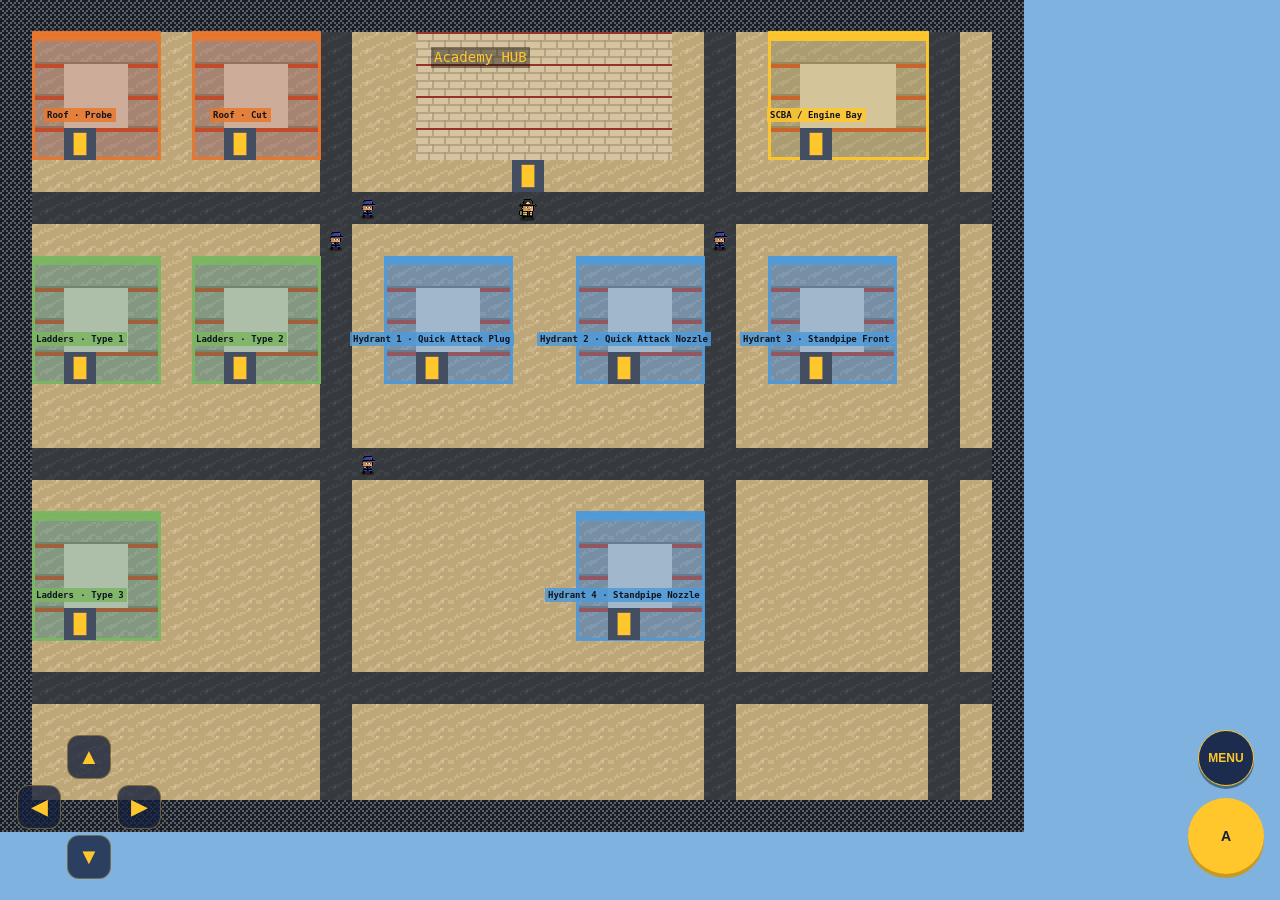
<file: index.html>
<!DOCTYPE html>
<html lang="en">
<head>
  <meta charset="UTF-8" />
  <meta name="viewport" content="width=device-width, initial-scale=1.0, maximum-scale=1.0, user-scalable=no, viewport-fit=cover" />
  <meta name="theme-color" content="#14213D" />
  <meta name="description" content="CORE SEVEN — a Pokémon-style training game for PRTA firefighter recruits. A study tool disguised as a game." />
  <title>Core Seven</title>

  <!-- PWA -->
  <link rel="manifest" href="./manifest.webmanifest" />
  <link rel="apple-touch-icon" href="./src/assets/icons/icon-192.png" />
  <meta name="apple-mobile-web-app-capable" content="yes" />
  <meta name="apple-mobile-web-app-status-bar-style" content="black-translucent" />
  <meta name="mobile-web-app-capable" content="yes" />

  <!-- Fonts are vendored locally (Kenney, CC0) via @font-face in styles.css —
       no external request, so it renders correctly fully offline. -->
  <link rel="stylesheet" href="./src/ui/styles.css" />
</head>
<body>
  <div id="game"></div>

  <div id="loading">
    <div class="brand">CORE SEVEN</div>
    <div class="tag">PRTA Recruit Training</div>
    <div class="spinner"></div>
  </div>

  <!-- modal overlay layer (dialogue / battle / menus) -->
  <div id="ui-root"></div>

  <!-- on-screen touch controls -->
  <div id="controls">
    <div id="dpad">
      <button class="dbtn up" data-dir="up" aria-label="Up">▲</button>
      <button class="dbtn left" data-dir="left" aria-label="Left">◀</button>
      <div class="center"></div>
      <button class="dbtn right" data-dir="right" aria-label="Right">▶</button>
      <button class="dbtn down" data-dir="down" aria-label="Down">▼</button>
    </div>
    <div id="action-cluster">
      <button class="abtn menu" id="btn-menu" aria-label="Menu">MENU</button>
      <button class="abtn" id="btn-action" aria-label="Action">A</button>
    </div>
  </div>

  <!-- Phaser (vendored locally for offline PWA) -->
  <script src="./vendor/phaser.min.js"></script>
  <script type="module" src="./src/main.js"></script>
</body>
</html>
</file>
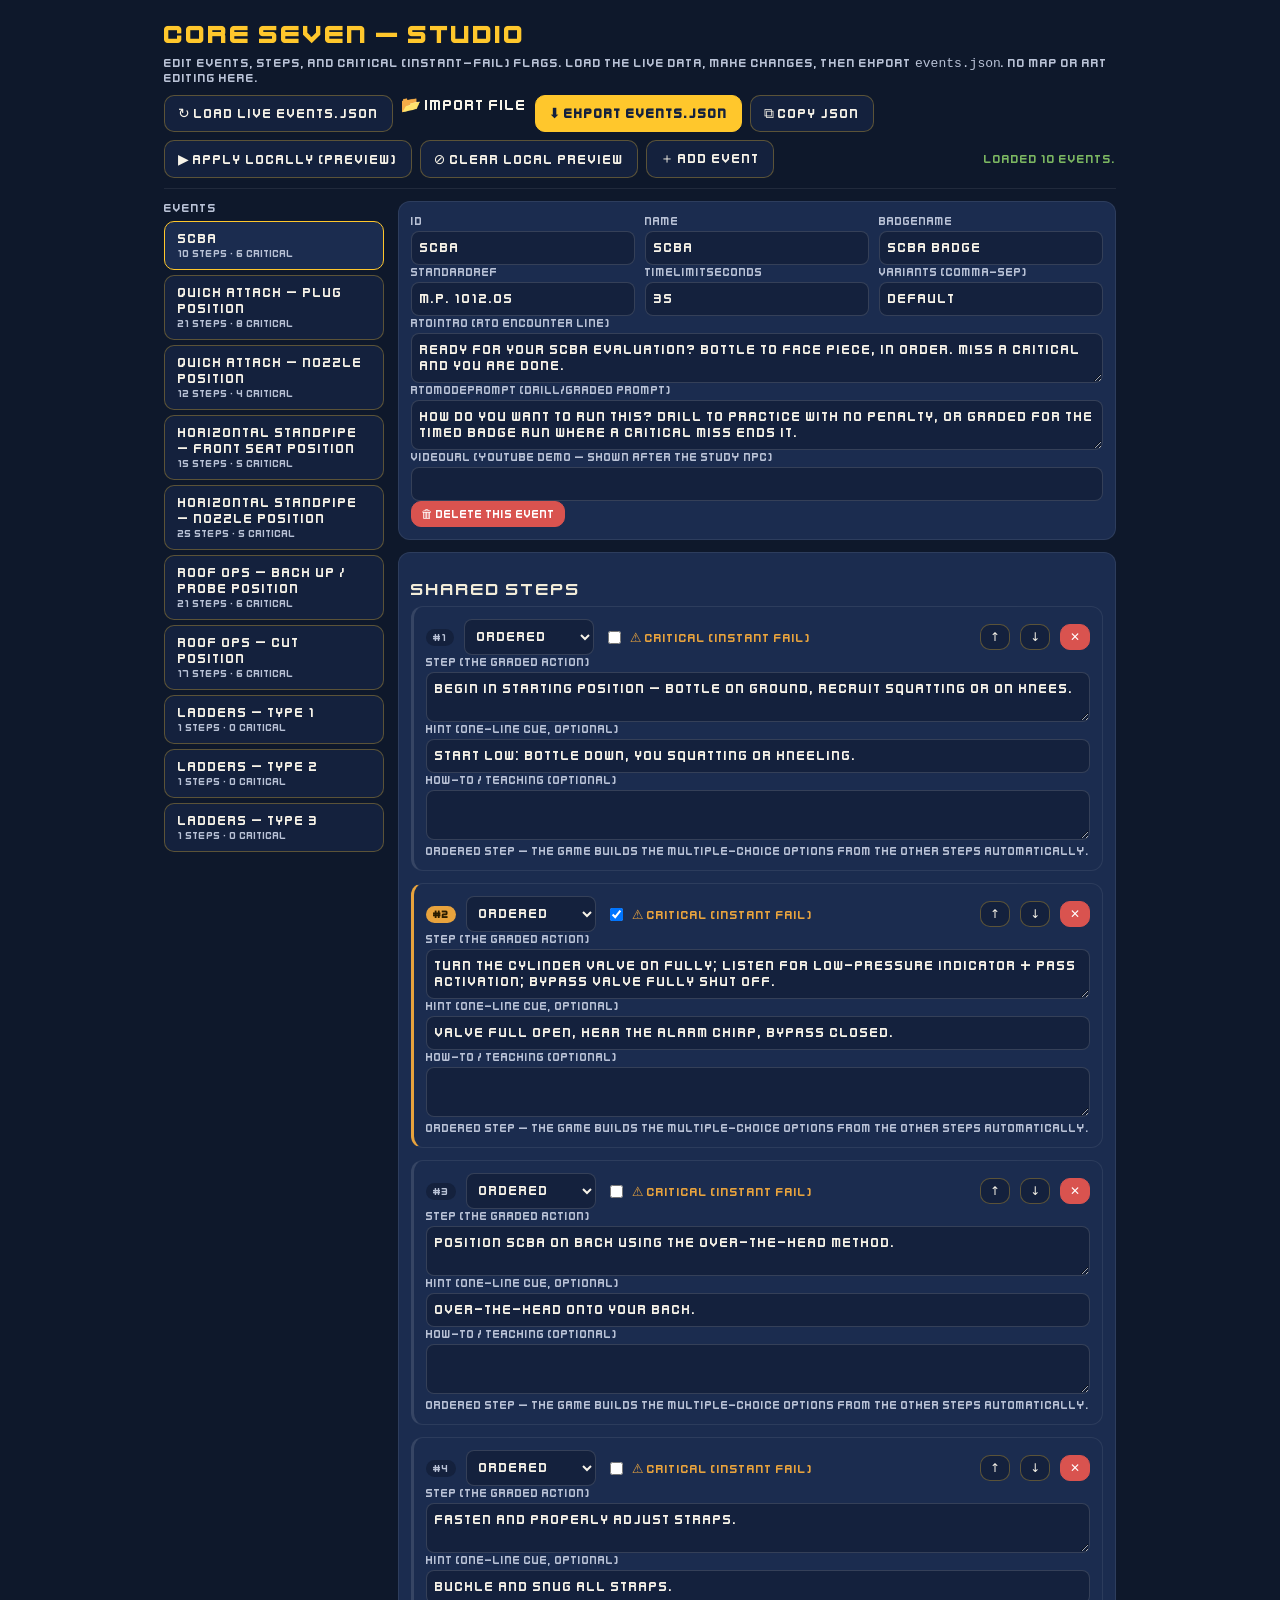
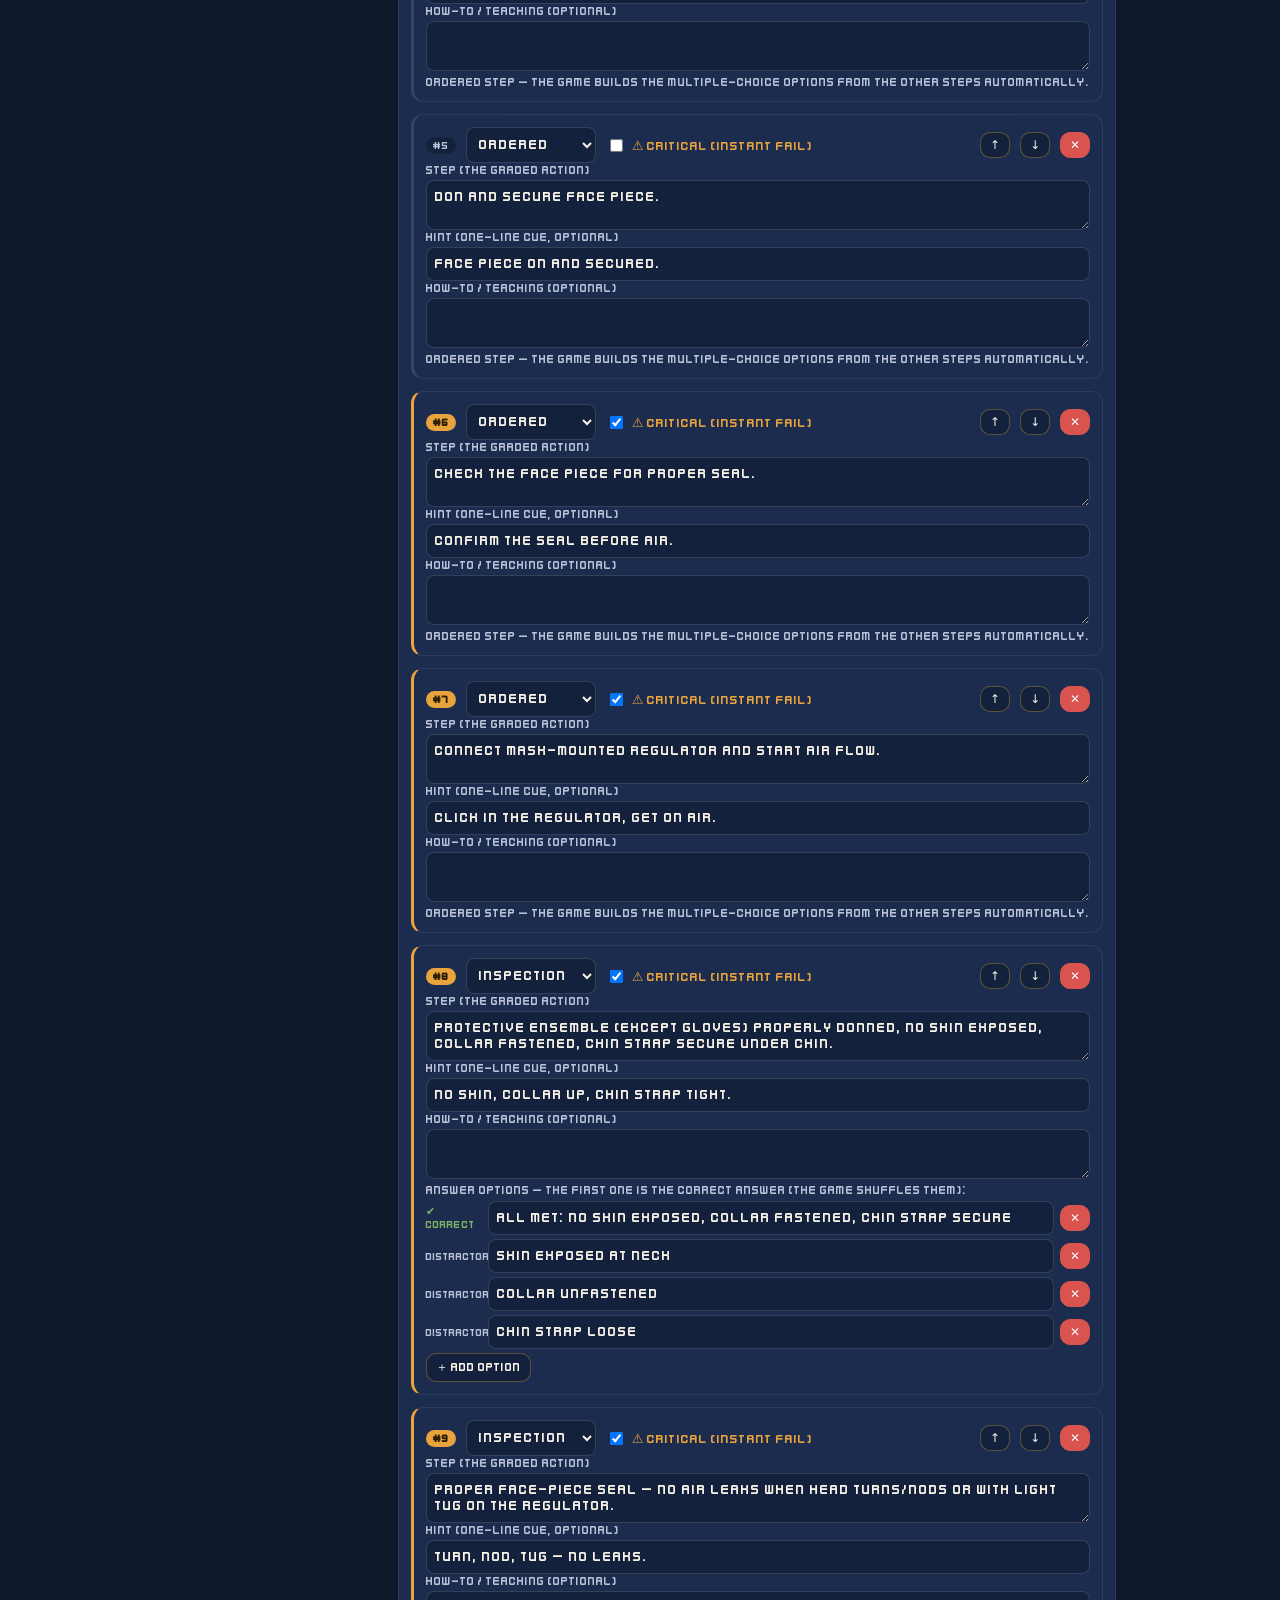
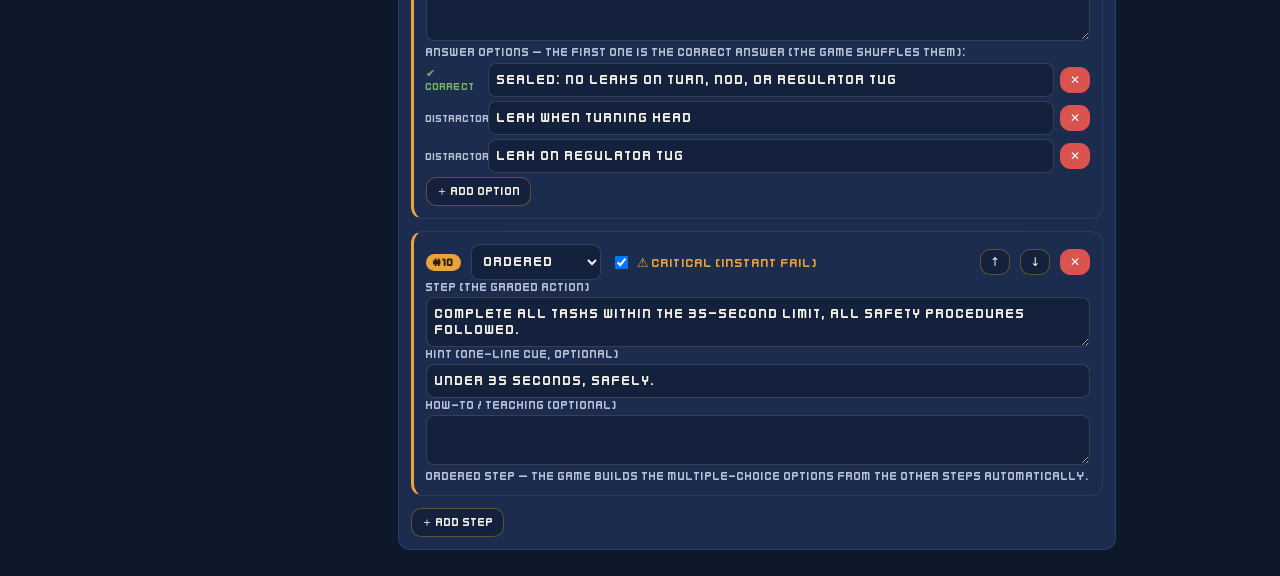
<file: studio.html>
<!DOCTYPE html>
<html lang="en">
<head>
  <meta charset="UTF-8" />
  <meta name="viewport" content="width=device-width, initial-scale=1.0, viewport-fit=cover" />
  <title>Core Seven — Studio (Events &amp; Steps)</title>
  <link rel="stylesheet" href="./src/ui/styles.css" />
  <style>
    /* Studio-only layout (the game's theme variables come from styles.css). */
    html, body { overflow: auto; height: auto; min-height: 100%; touch-action: auto; user-select: text; -webkit-user-select: text; }
    body { background: var(--c-bg-deep); color: var(--c-text); font-family: var(--font-body); padding: 0; }
    .wrap { max-width: 980px; margin: 0 auto; padding: 14px; }
    h1 { font-family: var(--font-display); color: var(--c-accent); font-size: 26px; margin: 6px 0; }
    .muted { color: var(--c-text-dim); font-size: 13px; }
    .bar { position: sticky; top: 0; z-index: 5; background: var(--c-bg-deep); padding: 10px 0; display: flex; gap: 8px; flex-wrap: wrap; border-bottom: 1px solid rgba(255,255,255,0.08); }
    button.b { font-family: var(--font-body); font-size: 14px; background: var(--c-bg); color: var(--c-text); border: 1px solid rgba(255,199,44,0.3); border-radius: 10px; padding: 9px 13px; cursor: pointer; }
    button.b.primary { background: var(--c-accent); color: var(--c-bg); font-weight: 700; border-color: var(--c-accent); }
    button.b.danger { background: var(--c-bad); color: #fff; border-color: var(--c-bad); }
    button.b.mini { padding: 5px 9px; font-size: 12px; }
    .grid { display: grid; grid-template-columns: 220px 1fr; gap: 14px; margin-top: 12px; }
    @media (max-width: 720px) { .grid { grid-template-columns: 1fr; } }
    .evlist { display: flex; flex-direction: column; gap: 5px; }
    .evlist button { text-align: left; }
    .evlist button.sel { background: var(--c-panel); border-color: var(--c-accent); }
    .card { background: var(--c-panel); border: 1px solid rgba(255,255,255,0.08); border-radius: 12px; padding: 12px; margin-bottom: 12px; }
    .row { display: flex; gap: 10px; flex-wrap: wrap; align-items: center; }
    label.f { display: flex; flex-direction: column; gap: 3px; font-size: 12px; color: var(--c-text-dim); flex: 1; min-width: 140px; }
    input.t, textarea.t, select.t { font-family: var(--font-body); font-size: 14px; background: var(--c-bg); color: var(--c-text); border: 1px solid rgba(255,255,255,0.14); border-radius: 8px; padding: 8px; width: 100%; }
    textarea.t { resize: vertical; min-height: 44px; }
    .section-title { font-family: var(--font-display); color: var(--c-cream); font-size: 18px; margin: 14px 0 6px; }
    .step { border-left: 3px solid rgba(255,255,255,0.12); }
    .step.crit { border-left-color: var(--c-warn); }
    .step-head { display: flex; gap: 8px; align-items: center; justify-content: space-between; }
    .badge { font-size: 11px; padding: 2px 7px; border-radius: 10px; background: var(--c-bg); color: var(--c-text-dim); }
    .badge.crit { background: var(--c-warn); color: #2a1c00; font-weight: 700; }
    .chk { display: inline-flex; align-items: center; gap: 6px; font-size: 13px; color: var(--c-warn); cursor: pointer; }
    .opt-row { display: flex; gap: 6px; align-items: center; margin: 4px 0; }
    .opt-row .tag { font-size: 11px; color: var(--c-good); width: 56px; flex: 0 0 56px; }
    .opt-row .tag.wrong { color: var(--c-text-dim); }
    .vtabs { display: flex; gap: 6px; flex-wrap: wrap; margin: 6px 0; }
    .vtabs button.sel { background: var(--c-accent); color: var(--c-bg); }
    .status { font-size: 13px; color: var(--c-good); margin-left: auto; align-self: center; }
    .hide { display: none; }
    .hint-note { font-size: 12px; color: var(--c-text-dim); margin-top: 4px; }
  </style>
</head>
<body>
  <div class="wrap">
    <h1>CORE SEVEN — Studio</h1>
    <div class="muted">Edit events, steps, and critical (instant-fail) flags. Load the live data, make changes, then export <code>events.json</code>. No map or art editing here.</div>

    <div class="bar">
      <button class="b" id="btn-load">↻ Load live events.json</button>
      <label class="b" style="cursor:pointer;">📂 Import file<input type="file" id="file" accept="application/json,.json" class="hide" /></label>
      <button class="b primary" id="btn-export">⬇ Export events.json</button>
      <button class="b" id="btn-copy">⧉ Copy JSON</button>
      <button class="b" id="btn-apply">▶ Apply locally (preview)</button>
      <button class="b" id="btn-clear">⊘ Clear local preview</button>
      <button class="b" id="btn-add-event">＋ Add event</button>
      <span class="status" id="status"></span>
    </div>

    <div class="grid">
      <div>
        <div class="muted" style="margin-bottom:6px;">Events</div>
        <div class="evlist" id="evlist"></div>
      </div>
      <div id="editor"><div class="muted">Loading…</div></div>
    </div>
  </div>

  <script>
  // ---------- state ----------
  const S = { events: [], sel: 0, variant: {} }; // variant: {eventIndex: currentVariantTab}
  const $ = (id) => document.getElementById(id);
  const el = (t, c, txt) => { const e = document.createElement(t); if (c) e.className = c; if (txt != null) e.textContent = txt; return e; };
  function setStatus(msg, ok) { const s = $('status'); s.textContent = msg; s.style.color = ok === false ? 'var(--c-bad)' : 'var(--c-good)'; if (msg) setTimeout(() => { if (s.textContent === msg) s.textContent = ''; }, 4000); }

  // ---------- load / import / export ----------
  async function loadLive() {
    try {
      const res = await fetch('./src/data/events.json', { cache: 'no-cache' });
      const data = await res.json();
      S.events = (data.events || data);
      S.sel = 0; render();
      setStatus('Loaded ' + S.events.length + ' events.');
    } catch (e) { setStatus('Could not load events.json: ' + e.message, false); }
  }
  function importFile(file) {
    const r = new FileReader();
    r.onload = () => { try { const d = JSON.parse(r.result); S.events = d.events || d; S.sel = 0; render(); setStatus('Imported ' + S.events.length + ' events.'); } catch (e) { setStatus('Invalid JSON: ' + e.message, false); } };
    r.readAsText(file);
  }
  function serialize() { return JSON.stringify({ events: clean(S.events) }, null, 2); }
  function exportFile() {
    const blob = new Blob([serialize()], { type: 'application/json' });
    const a = document.createElement('a'); a.href = URL.createObjectURL(blob); a.download = 'events.json'; a.click();
    setTimeout(() => URL.revokeObjectURL(a.href), 1000);
    setStatus('Exported events.json — commit it to src/data/ to publish.');
  }
  async function copyJSON() { try { await navigator.clipboard.writeText(serialize()); setStatus('JSON copied to clipboard.'); } catch (e) { setStatus('Copy failed — use Export instead.', false); } }

  // renumber order fields + drop empty option arrays on ordered steps
  function clean(events) {
    return events.map(ev => {
      const e = JSON.parse(JSON.stringify(ev));
      const fix = (arr) => (arr || []).map((s, i) => {
        s.order = i + 1;
        s.type = s.type || 'ordered';
        s.critical = !!s.critical;
        if (s.type === 'ordered') delete s.options;
        else s.options = (s.options || []).filter(o => o.trim() !== '');
        if (!s.howto) s.howto = { default: '' };
        return s;
      });
      e.sharedSteps = fix(e.sharedSteps);
      if (e.variantSteps) Object.keys(e.variantSteps).forEach(v => e.variantSteps[v] = fix(e.variantSteps[v]));
      if (e.commonTail) e.commonTail = fix(e.commonTail);
      return e;
    });
  }

  // ---------- render ----------
  function render() { renderList(); renderEditor(); }

  function renderList() {
    const box = $('evlist'); box.innerHTML = '';
    S.events.forEach((ev, i) => {
      const crit = countCriticals(ev);
      const b = el('button', 'b' + (i === S.sel ? ' sel' : ''), '');
      b.appendChild(el('div', null, ev.name || ev.id || ('event ' + i)));
      const meta = el('div', 'muted', stepCount(ev) + ' steps · ' + crit + ' critical'); meta.style.fontSize = '11px';
      b.appendChild(meta);
      b.onclick = () => { S.sel = i; render(); };
      box.appendChild(b);
    });
  }

  function countCriticals(ev) {
    let n = 0; allSteps(ev).forEach(s => { if (s.critical) n++; }); return n;
  }
  function stepCount(ev) { return allSteps(ev).length; }
  function allSteps(ev) {
    let a = (ev.sharedSteps || []).slice();
    if (ev.variantSteps) Object.values(ev.variantSteps).forEach(v => a = a.concat(v));
    if (ev.commonTail) a = a.concat(ev.commonTail);
    return a;
  }

  function field(labelText, value, onInput, multiline) {
    const l = el('label', 'f'); l.appendChild(el('span', null, labelText));
    const i = el(multiline ? 'textarea' : 'input', 't'); i.value = value == null ? '' : value;
    i.addEventListener('input', () => onInput(i.value));
    l.appendChild(i); return l;
  }

  function renderEditor() {
    const ev = S.events[S.sel];
    const box = $('editor'); box.innerHTML = '';
    if (!ev) { box.appendChild(el('div', 'muted', 'No event selected.')); return; }

    // event-level fields
    const head = el('div', 'card');
    const r1 = el('div', 'row');
    r1.appendChild(field('id', ev.id, v => ev.id = v));
    r1.appendChild(field('name', ev.name, v => { ev.name = v; renderList(); }));
    r1.appendChild(field('badgeName', ev.badgeName, v => ev.badgeName = v));
    head.appendChild(r1);
    const r2 = el('div', 'row');
    r2.appendChild(field('standardRef', ev.standardRef, v => ev.standardRef = v));
    r2.appendChild(field('timeLimitSeconds', ev.timeLimitSeconds, v => ev.timeLimitSeconds = parseInt(v) || 0));
    r2.appendChild(field('variants (comma-sep)', (ev.variants || ['default']).join(','), v => { ev.variants = v.split(',').map(s => s.trim()).filter(Boolean); if (!ev.variants.length) ev.variants = ['default']; renderEditor(); }));
    head.appendChild(r2);
    head.appendChild(field('rtoIntro (RTO encounter line)', ev.rtoIntro, v => ev.rtoIntro = v, true));
    head.appendChild(field('rtoModePrompt (Drill/Graded prompt)', ev.rtoModePrompt, v => ev.rtoModePrompt = v, true));
    head.appendChild(field('videoUrl (YouTube demo — shown after the study NPC)', ev.videoUrl, v => ev.videoUrl = v));
    const delEv = el('button', 'b danger mini', '🗑 Delete this event');
    delEv.onclick = () => { if (confirm('Delete event "' + (ev.name || ev.id) + '"?')) { S.events.splice(S.sel, 1); S.sel = Math.max(0, S.sel - 1); render(); } };
    head.appendChild(el('div', null, '')).appendChild(delEv);
    box.appendChild(head);

    // step sections: sharedSteps, variantSteps[v], commonTail
    section(box, ev, 'Shared steps', ev.sharedSteps || (ev.sharedSteps = []), 'sharedSteps');

    const variants = (ev.variants || ['default']).filter(v => v !== 'default');
    if (variants.length) {
      if (!ev.variantSteps) ev.variantSteps = {};
      const cur = S.variant[S.sel] || variants[0];
      S.variant[S.sel] = cur;
      const tabs = el('div', 'vtabs');
      variants.forEach(v => { const b = el('button', 'b mini' + (v === cur ? ' sel' : ''), v); b.onclick = () => { S.variant[S.sel] = v; renderEditor(); }; tabs.appendChild(b); });
      const wrap = el('div', 'card');
      wrap.appendChild(el('div', 'section-title', 'Variant steps'));
      wrap.appendChild(tabs);
      if (!ev.variantSteps[cur]) ev.variantSteps[cur] = [];
      stepsInto(wrap, ev, ev.variantSteps[cur], 'variant:' + cur);
      box.appendChild(wrap);
    }

    if (ev.commonTail || hasTail(ev)) section(box, ev, 'Common tail (after variants rejoin)', ev.commonTail || (ev.commonTail = []), 'commonTail');
  }
  function hasTail(ev) { return Array.isArray(ev.commonTail); }

  function section(box, ev, title, arr, kind) {
    const wrap = el('div', 'card');
    wrap.appendChild(el('div', 'section-title', title));
    stepsInto(wrap, ev, arr, kind);
    box.appendChild(wrap);
  }

  function stepsInto(wrap, ev, arr, kind) {
    arr.forEach((s, i) => wrap.appendChild(stepCard(ev, arr, s, i, kind)));
    const add = el('button', 'b mini', '＋ Add step');
    add.onclick = () => { arr.push({ order: arr.length + 1, type: 'ordered', step: '', critical: false, hint: '', howto: { default: '' } }); renderEditor(); };
    wrap.appendChild(add);
  }

  function stepCard(ev, arr, s, i, kind) {
    const c = el('div', 'card step' + (s.critical ? ' crit' : ''));
    const head = el('div', 'step-head');
    const left = el('div', 'row');
    left.appendChild(el('span', 'badge' + (s.critical ? ' crit' : ''), '#' + (i + 1)));
    // type
    const sel = el('select', 't'); sel.style.width = '130px';
    ['ordered', 'choice', 'inspection'].forEach(t => { const o = el('option', null, t); o.value = t; if ((s.type || 'ordered') === t) o.selected = true; sel.appendChild(o); });
    sel.onchange = () => { s.type = sel.value; if (s.type !== 'ordered' && !s.options) s.options = ['', '', '', '']; renderEditor(); };
    left.appendChild(sel);
    // critical
    const lbl = el('label', 'chk'); const cb = el('input'); cb.type = 'checkbox'; cb.checked = !!s.critical;
    cb.onchange = () => { s.critical = cb.checked; renderEditor(); };
    lbl.appendChild(cb); lbl.appendChild(el('span', null, '⚠ Critical (instant fail)'));
    left.appendChild(lbl);
    head.appendChild(left);
    // move/remove
    const ctrl = el('div', 'row');
    const up = el('button', 'b mini', '↑'); up.onclick = () => { if (i > 0) { arr.splice(i - 1, 0, arr.splice(i, 1)[0]); renderEditor(); } };
    const dn = el('button', 'b mini', '↓'); dn.onclick = () => { if (i < arr.length - 1) { arr.splice(i + 1, 0, arr.splice(i, 1)[0]); renderEditor(); } };
    const rm = el('button', 'b mini danger', '✕'); rm.onclick = () => { arr.splice(i, 1); renderList(); renderEditor(); };
    ctrl.appendChild(up); ctrl.appendChild(dn); ctrl.appendChild(rm);
    head.appendChild(ctrl);
    c.appendChild(head);

    c.appendChild(field('Step (the graded action)', s.step, v => { s.step = v; }, true));
    c.appendChild(field('Hint (one-line cue, optional)', s.hint, v => s.hint = v));
    if (!s.howto) s.howto = { default: '' };
    c.appendChild(field('How-to / teaching (optional)', s.howto.default, v => s.howto.default = v, true));
    // variant-specific howto for variant steps
    if (kind && kind.indexOf('variant:') === 0) {
      const vk = kind.split(':')[1];
      c.appendChild(field('How-to for ' + vk + ' (optional)', s.howto[vk] || '', v => s.howto[vk] = v, true));
    }

    if ((s.type || 'ordered') !== 'ordered') {
      const ow = el('div', null);
      ow.appendChild(el('div', 'hint-note', 'Answer options — the FIRST one is the correct answer (the game shuffles them):'));
      if (!s.options) s.options = ['', '', '', ''];
      s.options.forEach((opt, oi) => {
        const row = el('div', 'opt-row');
        row.appendChild(el('span', 'tag' + (oi === 0 ? '' : ' wrong'), oi === 0 ? '✔ correct' : 'distractor'));
        const inp = el('input', 't'); inp.value = opt; inp.addEventListener('input', () => s.options[oi] = inp.value);
        row.appendChild(inp);
        const x = el('button', 'b mini danger', '✕'); x.onclick = () => { s.options.splice(oi, 1); renderEditor(); };
        row.appendChild(x);
        ow.appendChild(row);
      });
      const addOpt = el('button', 'b mini', '＋ Add option'); addOpt.onclick = () => { s.options.push(''); renderEditor(); };
      ow.appendChild(addOpt);
      c.appendChild(ow);
    } else {
      c.appendChild(el('div', 'hint-note', 'Ordered step — the game builds the multiple-choice options from the other steps automatically.'));
    }
    return c;
  }

  function addEvent() {
    S.events.push({ id: 'new_event_' + (S.events.length + 1), name: 'New Event', badgeName: 'New Badge', standardRef: '', timeLimitSeconds: 60, variants: ['default'], sharedSteps: [{ order: 1, type: 'ordered', step: 'First step', critical: false, hint: '', howto: { default: '' } }], rtoIntro: '', rtoModePrompt: '' });
    S.sel = S.events.length - 1; render();
  }

  // ---------- wire ----------
  const OVERRIDE_KEY = 'coreseven.eventsOverride.v1';
  function applyLocal() {
    try { localStorage.setItem(OVERRIDE_KEY, serialize()); setStatus('Applied to THIS device. Open index.html to preview; click Clear to revert.'); }
    catch (e) { setStatus('Could not save preview (storage full?).', false); }
  }
  function clearLocal() { localStorage.removeItem(OVERRIDE_KEY); setStatus('Local preview cleared — the game uses the published events.json again.'); }

  $('btn-load').onclick = loadLive;
  $('btn-export').onclick = exportFile;
  $('btn-copy').onclick = copyJSON;
  $('btn-apply').onclick = applyLocal;
  $('btn-clear').onclick = clearLocal;
  $('btn-add-event').onclick = addEvent;
  $('file').addEventListener('change', e => { if (e.target.files[0]) importFile(e.target.files[0]); });
  loadLive();
  </script>
</body>
</html>
</file>
<file: src/ui/styles.css>
/* styles.css — all visual chrome driven by theme CSS variables set by Theme.js.
   No academy content here. Mobile-first. */

/* Vendored Kenney fonts (CC0) — local so the PWA looks right fully offline. */
@font-face { font-family: 'Kenney Future'; src: url('../assets/fonts/KenneyFuture.ttf') format('truetype'); font-display: swap; }
@font-face { font-family: 'Kenney Future Narrow'; src: url('../assets/fonts/KenneyFutureNarrow.ttf') format('truetype'); font-display: swap; }
@font-face { font-family: 'Kenney Blocks'; src: url('../assets/fonts/KenneyBlocks.ttf') format('truetype'); font-display: swap; }

:root {
  --c-bg: #14213D; --c-bg-deep: #0E182B; --c-panel: #1B2C4F; --c-accent: #FFC72C;
  --c-accent-dim: #C99A20; --c-text: #F7F3E8; --c-text-dim: #B9C2D6; --c-good: #7BB661;
  --c-bad: #D9534F; --c-warn: #E8A33D; --c-sage: #9CAF88; --c-cream: #F2ECD9;
  --c-rto: #D9534F; --c-player: #FFC72C;
  --font-display: 'Kenney Future', 'Georgia', serif;
  --font-body: 'Kenney Future Narrow', system-ui, -apple-system, sans-serif;
}
* { box-sizing: border-box; -webkit-tap-highlight-color: transparent; }
html, body {
  margin: 0; padding: 0; height: 100%; overflow: hidden;
  background: var(--c-bg-deep); color: var(--c-text);
  font-family: var(--font-body);
  user-select: none; -webkit-user-select: none; touch-action: none;
  overscroll-behavior: none;
}
#game { position: fixed; inset: 0; z-index: 1; }
#game canvas { display: block; }

/* ---------- loading ---------- */
#loading {
  position: fixed; inset: 0; z-index: 50; display: flex; flex-direction: column;
  align-items: center; justify-content: center; background: var(--c-bg-deep); gap: 12px;
}
#loading .brand { font-family: 'Kenney Blocks', var(--font-display); font-size: 40px; letter-spacing: 2px; color: var(--c-accent); }
#loading .tag { color: var(--c-text-dim); font-size: 13px; letter-spacing: 3px; text-transform: uppercase; }
#loading .spinner { width: 34px; height: 34px; border: 3px solid var(--c-panel); border-top-color: var(--c-accent); border-radius: 50%; animation: spin 0.9s linear infinite; }
.load-err { color: var(--c-bad); text-align: center; font-size: 14px; }
@keyframes spin { to { transform: rotate(360deg); } }

/* ---------- on-screen controls ---------- */
#controls { position: fixed; inset: 0; z-index: 10; pointer-events: none; }
#dpad {
  position: absolute; left: 14px; bottom: 18px; width: 150px; height: 150px;
  display: grid; grid-template-columns: repeat(3, 1fr); grid-template-rows: repeat(3, 1fr);
  pointer-events: none;
}
.dbtn {
  pointer-events: auto; background: rgba(20,33,61,0.78); border: 1px solid rgba(255,199,44,0.35);
  color: var(--c-accent); font-size: 22px; border-radius: 12px; margin: 3px; touch-action: none;
  display: flex; align-items: center; justify-content: center;
}
.dbtn.active { background: var(--c-accent); color: var(--c-bg); }
.dbtn.up { grid-area: 1 / 2; } .dbtn.left { grid-area: 2 / 1; }
.dbtn.right { grid-area: 2 / 3; } .dbtn.down { grid-area: 3 / 2; }
#dpad .center { grid-area: 2 / 2; }

#action-cluster { position: absolute; right: 16px; bottom: 26px; display: flex; flex-direction: column; gap: 12px; align-items: center; pointer-events: none; }
.abtn {
  pointer-events: auto; width: 76px; height: 76px; border-radius: 50%;
  background: var(--c-accent); color: var(--c-bg); border: none; font-weight: 700; font-size: 14px;
  box-shadow: 0 4px 0 var(--c-accent-dim); touch-action: none;
}
.abtn.menu { width: 56px; height: 56px; background: var(--c-panel); color: var(--c-accent); border: 1px solid var(--c-accent); box-shadow: 0 3px 0 rgba(0,0,0,0.4); font-size: 12px; }
.abtn:active { transform: translateY(2px); box-shadow: 0 2px 0 var(--c-accent-dim); }

/* ---------- modal overlays ---------- */
#ui-root { position: fixed; inset: 0; z-index: 20; pointer-events: none; }
.cs-overlay {
  position: absolute; inset: 0; pointer-events: auto; display: flex; align-items: flex-end;
  justify-content: center; padding: 0; animation: fade 0.15s ease;
}
.cs-overlay.dim { background: rgba(8,12,22,0.55); align-items: center; padding: 16px; }
@keyframes fade { from { opacity: 0; } to { opacity: 1; } }
.cs-panel {
  width: 100%; max-width: 560px; background: var(--c-panel);
  border: 1px solid rgba(255,199,44,0.30); border-radius: 16px 16px 0 0;
  padding: 16px; max-height: 88vh; overflow-y: auto; box-shadow: 0 -6px 24px rgba(0,0,0,0.4);
  -webkit-overflow-scrolling: touch;
}
.cs-overlay.dim .cs-panel { border-radius: 16px; }
.dialogue-panel { border-top: 3px solid var(--c-accent); }
.battle-panel { max-width: 620px; }
.reference-panel { max-width: 640px; max-height: 90vh; }

/* ---------- headers / text ---------- */
.cs-header { margin-bottom: 10px; }
.cs-title { font-family: var(--font-display); font-size: 26px; line-height: 1.1; color: var(--c-accent); }
.cs-sub { font-size: 13px; color: var(--c-text-dim); margin-top: 2px; }
.cs-line { font-size: 15px; line-height: 1.45; margin: 4px 0; }
.cs-line.strong { font-weight: 600; }
.cs-line.teach { color: var(--c-cream); font-style: italic; }
.cs-line.crit, .crit > .cs-line, .cs-line.crit { color: var(--c-warn); }

/* ---------- buttons ---------- */
.cs-btn {
  font-family: var(--font-body); font-size: 16px; line-height: 1.3; color: var(--c-text);
  background: var(--c-bg); border: 1px solid rgba(255,199,44,0.25); border-radius: 12px;
  padding: 14px 16px; width: 100%; text-align: left; cursor: pointer; transition: transform 0.05s;
}
.cs-btn:active { transform: scale(0.985); }
.cs-btn.primary { background: var(--c-accent); color: var(--c-bg); font-weight: 700; border-color: var(--c-accent); }
.cs-btn.ghost { background: transparent; color: var(--c-text-dim); }
.cs-btn.danger { background: var(--c-bad); color: #fff; border-color: var(--c-bad); font-weight: 600; }
.cs-menu { display: flex; flex-direction: column; gap: 9px; margin-top: 8px; }
.cs-row { display: flex; gap: 8px; margin-top: 10px; flex-wrap: wrap; }
.cs-row .cs-btn { width: auto; flex: 1; text-align: center; }
.cs-btn.chip { width: auto; flex: 0 0 auto; padding: 9px 12px; font-size: 14px; border-radius: 20px; }
.cs-btn.mini { width: auto; flex: 0 0 auto; padding: 6px 10px; font-size: 13px; }

/* ---------- dialogue ---------- */
.cs-speaker { font-family: var(--font-display); font-size: 20px; color: var(--c-sage); margin-bottom: 6px; }
.cs-dialogue-body { min-height: 60px; }
.cs-hint { margin-top: 8px; display: flex; align-items: center; gap: 8px; }
.cs-hint-toggle { width: 30px !important; height: 30px; flex: 0 0 30px !important; border-radius: 50%; padding: 0 !important; text-align: center !important; color: var(--c-accent); }
.cs-hint-text { display: none; font-size: 14px; color: var(--c-accent); }
.cs-hint.open .cs-hint-text { display: inline; }

/* ---------- battle ---------- */
.cs-arena { position: relative; height: 130px; background: linear-gradient(180deg, var(--c-bg), var(--c-bg-deep)); border-radius: 12px; margin-bottom: 8px; overflow: hidden; }
.cs-side { position: absolute; width: 48%; display: flex; flex-direction: column; gap: 4px; padding: 8px; }
.cs-side.rto { top: 6px; right: 6px; align-items: flex-end; }
.cs-side.recruit { bottom: 6px; left: 6px; align-items: flex-start; }
.cs-combatant-name { font-size: 11px; letter-spacing: 1px; text-transform: uppercase; color: var(--c-text-dim); }
.cs-avatar { width: 46px; height: 46px; border-radius: 10px; display: flex; align-items: center; justify-content: center; font-weight: 700; font-size: 12px; color: var(--c-bg); border: 2px solid rgba(0,0,0,0.4); }
.cs-bar { width: 100%; max-width: 200px; height: 14px; background: rgba(0,0,0,0.4); border-radius: 7px; position: relative; overflow: hidden; }
.cs-bar-fill { height: 100%; transition: width 0.3s ease; }
.cs-bar-fill.rto { background: var(--c-rto); }
.cs-bar-fill.player { background: var(--c-good); }
.cs-bar-txt { position: absolute; inset: 0; font-size: 10px; line-height: 14px; text-align: center; color: #fff; text-shadow: 0 1px 1px rgba(0,0,0,0.6); }

.cs-status { display: flex; gap: 6px; flex-wrap: wrap; margin-bottom: 6px; }
.cs-pill { font-size: 11px; padding: 4px 9px; border-radius: 12px; background: var(--c-bg); color: var(--c-text-dim); border: 1px solid rgba(255,255,255,0.08); }
.cs-pill.timer { background: var(--c-accent); color: var(--c-bg); font-weight: 700; font-variant-numeric: tabular-nums; }
.cs-pill.timer.low { background: var(--c-bad); color: #fff; animation: pulse 1s infinite; }
@keyframes pulse { 50% { opacity: 0.55; } }

.cs-tracker { display: flex; flex-direction: column; gap: 2px; margin-bottom: 6px; max-height: 130px; overflow-y: auto; }
.cs-track-row { font-size: 12px; color: var(--c-text-dim); padding: 2px 6px; border-radius: 6px; white-space: nowrap; overflow: hidden; text-overflow: ellipsis; }
.cs-track-row.done { color: var(--c-good); }
.cs-track-row.cur { color: var(--c-accent); background: rgba(255,199,44,0.1); }

.cs-prompt { margin: 6px 0; }
.cs-anchor { font-size: 13px; color: var(--c-text-dim); margin-bottom: 4px; }
.cs-question { font-family: var(--font-display); font-size: 21px; line-height: 1.2; color: var(--c-cream); }
.cs-critflag { margin-top: 5px; font-size: 12px; font-weight: 700; color: var(--c-warn); letter-spacing: 1px; }

.cs-command-menu { display: flex; flex-direction: column; gap: 8px; margin-top: 8px; }
.cs-btn.answer { border-color: rgba(255,199,44,0.4); }
.cs-btn.answer.is-correct { background: var(--c-good); color: #06210d; border-color: var(--c-good); font-weight: 700; }
.cs-btn.answer.is-wrong { background: var(--c-bad); color: #fff; border-color: var(--c-bad); }
.cs-btn.locked { opacity: 0.92; }

.cs-feedback { margin-top: 10px; font-size: 14px; }
.cs-feedback.good { color: var(--c-good); }
.cs-feedback.bad { color: var(--c-bad); }
.cs-feedback.crit { color: var(--c-warn); border-left: 3px solid var(--c-warn); padding-left: 10px; }

/* ---------- result ---------- */
.cs-result-reason { font-size: 15px; margin: 6px 0; color: var(--c-cream); }
.cs-result-stats { background: var(--c-bg); border-radius: 10px; padding: 10px; margin: 8px 0; }

/* ---------- ordering ---------- */
.cs-pool { display: flex; flex-wrap: wrap; gap: 7px; margin: 8px 0; }
.cs-seq { display: flex; flex-direction: column; gap: 5px; margin-bottom: 6px; }
.cs-seq-row { display: flex; align-items: center; gap: 8px; background: var(--c-bg); border-radius: 8px; padding: 8px 10px; }
.cs-seq-num { color: var(--c-accent); font-weight: 700; flex: 0 0 24px; }
.cs-seq-text { flex: 1; font-size: 14px; }

/* ---------- reference / checklist ---------- */
.cs-checklist { display: flex; flex-direction: column; gap: 6px; margin: 8px 0; }
.cs-check-row { display: flex; gap: 8px; background: var(--c-bg); border-radius: 8px; padding: 9px 11px; }
.cs-check-row.crit { border-left: 3px solid var(--c-warn); }
.cs-check-num { color: var(--c-accent); font-weight: 700; flex: 0 0 26px; }
.cs-check-step { font-size: 14px; font-weight: 600; }
.cs-check-hint { font-size: 13px; color: var(--c-accent); margin-top: 3px; }
.cs-check-howto { font-size: 13px; color: var(--c-text-dim); font-style: italic; margin-top: 3px; }
.cs-legend { font-size: 12px; color: var(--c-warn); margin: 8px 0; }

/* ---------- badge case ---------- */
.cs-badge-grid { display: grid; grid-template-columns: repeat(auto-fill, minmax(130px, 1fr)); gap: 10px; margin: 10px 0; }
.cs-badge { background: var(--c-bg); border-radius: 12px; padding: 14px 10px; text-align: center; border: 1px solid rgba(255,255,255,0.06); }
.cs-badge.earned { border-color: var(--c-accent); }
.cs-badge.locked { opacity: 0.55; }
.cs-badge-icon { font-size: 30px; }
.cs-badge-name { font-size: 13px; font-weight: 600; margin-top: 4px; }
.cs-badge-meta { font-size: 11px; color: var(--c-text-dim); margin-top: 2px; }
.cs-banner { text-align: center; padding: 10px; border-radius: 10px; background: var(--c-bg); margin: 8px 0; font-size: 14px; }
.cs-banner.good { background: var(--c-good); color: #06210d; font-weight: 700; }

/* ---------- toast ---------- */
.cs-toast {
  position: fixed; left: 50%; bottom: 120px; transform: translate(-50%, 20px); z-index: 40;
  background: var(--c-panel); color: var(--c-text); padding: 12px 18px; border-radius: 24px;
  border: 1px solid var(--c-accent); font-size: 14px; opacity: 0; transition: all 0.3s; pointer-events: none;
  max-width: 90vw; text-align: center;
}
.cs-toast.show { opacity: 1; transform: translate(-50%, 0); }
.cs-toast.good { border-color: var(--c-good); }
.cs-toast.warn { border-color: var(--c-warn); }

/* ---------- demo video ---------- */
.cs-video16x9 { position: relative; width: 100%; padding-top: 56.25%; margin: 8px 0; border-radius: 10px; overflow: hidden; background: #000; }
.cs-video16x9 iframe { position: absolute; inset: 0; width: 100%; height: 100%; border: 0; }

/* ---------- transition banner (enter/exit gym) ---------- */
.cs-banner-flash {
  position: fixed; top: 18%; left: 50%; transform: translate(-50%, -8px); z-index: 45;
  background: var(--c-bg-deep); color: var(--c-accent); border: 1px solid var(--c-accent);
  font-family: var(--font-display); font-size: 22px; letter-spacing: 1px; padding: 10px 22px;
  border-radius: 10px; opacity: 0; transition: all 0.25s ease; pointer-events: none;
  max-width: 90vw; text-align: center; box-shadow: 0 6px 20px rgba(0,0,0,0.5);
}
.cs-banner-flash.show { opacity: 1; transform: translate(-50%, 0); }

/* ---------- graphics settings ---------- */
.cs-color-grid { display: grid; grid-template-columns: repeat(auto-fill, minmax(96px, 1fr)); gap: 8px; margin: 8px 0; }
.cs-color-cell { display: flex; flex-direction: column; align-items: center; gap: 4px; background: var(--c-bg); border-radius: 8px; padding: 8px 4px; cursor: pointer; }
.cs-color-input { width: 44px; height: 30px; border: none; background: none; padding: 0; cursor: pointer; }
.cs-color-name { font-size: 10px; color: var(--c-text-dim); text-align: center; word-break: break-word; }
.cs-art-list { display: flex; flex-direction: column; gap: 6px; margin: 8px 0; }
.cs-art-row { display: flex; align-items: center; gap: 10px; background: var(--c-bg); border-radius: 8px; padding: 8px; }
.cs-art-thumb { width: 38px; height: 38px; border-radius: 6px; flex: 0 0 38px; overflow: hidden; border: 1px solid rgba(255,255,255,0.12); display: flex; align-items: center; justify-content: center; }
.cs-art-img { width: 100%; height: 100%; object-fit: cover; image-rendering: pixelated; }
.cs-art-meta { flex: 1; min-width: 0; }
.cs-art-key { font-size: 14px; font-weight: 600; }
.cs-art-sub { font-size: 11px; color: var(--c-text-dim); }
.cs-art-upload { flex: 0 0 auto; margin: 0; cursor: pointer; }
.cs-choice { margin: 8px 0; }
.cs-choice-label { font-size: 13px; color: var(--c-text-dim); margin-bottom: 4px; }

/* ---------- display: text size ---------- */
html[data-font="sm"] { }
html[data-font="sm"] .cs-line, html[data-font="sm"] .cs-btn { font-size: 14px; }
html[data-font="sm"] .cs-question { font-size: 18px; }
html[data-font="sm"] .cs-title { font-size: 22px; }
html[data-font="lg"] .cs-line { font-size: 18px; }
html[data-font="lg"] .cs-btn, html[data-font="lg"] .cs-btn.answer { font-size: 19px; padding: 16px 18px; }
html[data-font="lg"] .cs-question { font-size: 25px; }
html[data-font="lg"] .cs-title { font-size: 30px; }
html[data-font="lg"] .cs-check-step { font-size: 16px; }

/* ---------- display: reduced motion ---------- */
body.reduced-motion *, body.reduced-motion *::before, body.reduced-motion *::after {
  transition: none !important; animation: none !important;
}

@media (min-width: 760px) {
  .cs-overlay { align-items: center; }
  .cs-panel { border-radius: 16px; }
}
</file>
